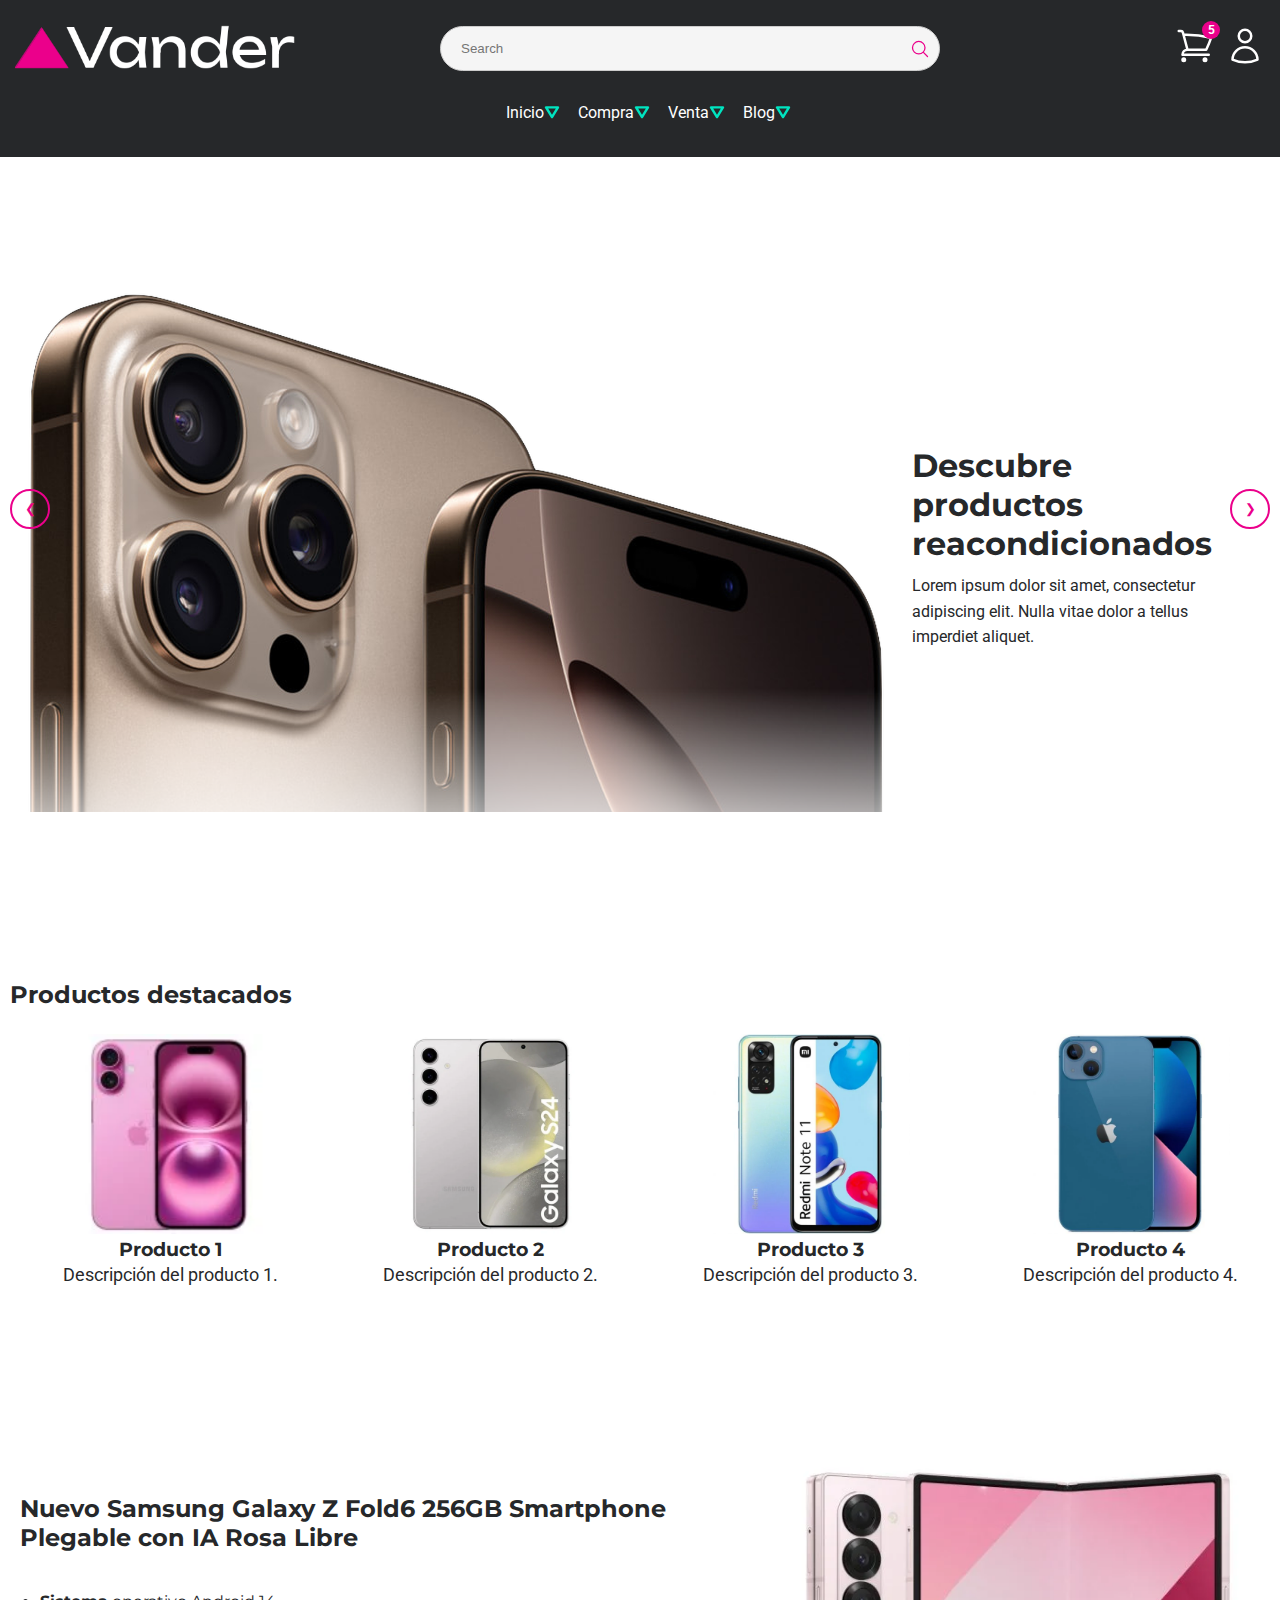
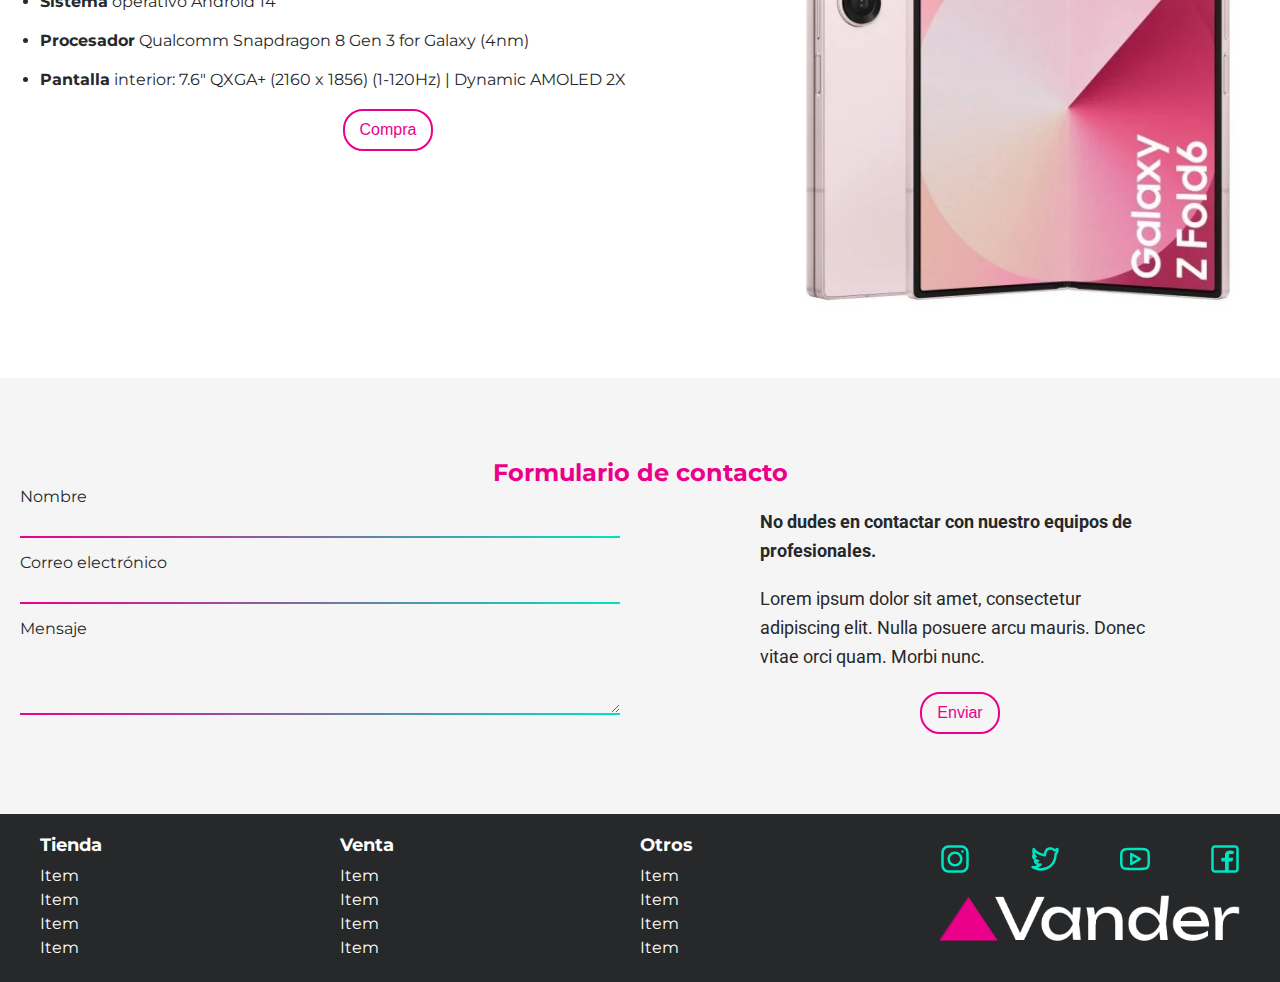
<file: index.html>
<!DOCTYPE html>
<html lang="es">

<head>
    <meta charset="UTF-8">
    <meta name="viewport" content="width=device-width, initial-scale=1.0">
    <title>Vander</title>
    <link rel="stylesheet" href="css/styles.css">
    <link
        href="https://fonts.googleapis.com/css2?family=Montserrat:wght@400;600&family=Roboto:wght@400;700&display=swap"
        rel="stylesheet">
    <link rel="apple-touch-icon" sizes="180x180" href="img/apple-touch-icon.png">
    <link rel="icon" type="image/png" sizes="32x32" href="img/favicon-32x32.png">
    <link rel="icon" type="image/png" sizes="16x16" href="img/favicon-16x16.png">
    <script src="js/slider.js" defer></script>
</head>

<body>

    <header>
        <div id="topHeader">
            <div class="logo"><img src="img/vanderWhiteLogo.png" alt="Logo Vander"></div>
            <div class="search-bar tabletHidden">
                <input type="text" placeholder="Search">
                <svg class="search-icon" xmlns="http://www.w3.org/2000/svg" fill="none" viewBox="0 0 24 24"
                    stroke-width="1.5" stroke="currentColor" class="size-6">
                    <path stroke-linecap="round" stroke-linejoin="round"
                        d="m21 21-5.197-5.197m0 0A7.5 7.5 0 1 0 5.196 5.196a7.5 7.5 0 0 0 10.607 10.607Z" />
                </svg>

            </div>
            <div class="icons">
                <a href="#cart"><svg xmlns="http://www.w3.org/2000/svg" fill="none" viewBox="0 0 24 24"
                        stroke-width="1.5" stroke="currentColor" class="size-6">
                        <path stroke-linecap="round" stroke-linejoin="round"
                            d="M2.25 3h1.386c.51 0 .955.343 1.087.835l.383 1.437M7.5 14.25a3 3 0 0 0-3 3h15.75m-12.75-3h11.218c1.121-2.3 2.1-4.684 2.924-7.138a60.114 60.114 0 0 0-16.536-1.84M7.5 14.25 5.106 5.272M6 20.25a.75.75 0 1 1-1.5 0 .75.75 0 0 1 1.5 0Zm12.75 0a.75.75 0 1 1-1.5 0 .75.75 0 0 1 1.5 0Z" />
                    </svg>
                    <div class="cart-badge">5</div>

                </a>
                <a class="user"><svg xmlns="http://www.w3.org/2000/svg" fill="none" viewBox="0 0 24 24"
                        stroke-width="1.5" stroke="currentColor" class="size-6">
                        <path stroke-linecap="round" stroke-linejoin="round"
                            d="M15.75 6a3.75 3.75 0 1 1-7.5 0 3.75 3.75 0 0 1 7.5 0ZM4.501 20.118a7.5 7.5 0 0 1 14.998 0A17.933 17.933 0 0 1 12 21.75c-2.676 0-5.216-.584-7.499-1.632Z" />
                    </svg>
                </a>
            </div>
        </div>
        <div id="middleHeader" class="desktopHidden">
            <div class="search-bar">
                <input type="text" placeholder="Search">
                <svg class="search-icon" xmlns="http://www.w3.org/2000/svg" fill="none" viewBox="0 0 24 24"
                    stroke-width="1.5" stroke="currentColor" class="size-6">
                    <path stroke-linecap="round" stroke-linejoin="round"
                        d="m21 21-5.197-5.197m0 0A7.5 7.5 0 1 0 5.196 5.196a7.5 7.5 0 0 0 10.607 10.607Z" />
                </svg>

            </div>
        </div>
        <div id="bottomHeader">
            <nav>
                <ul>
                    <li><a href="index.html">Inicio</a>
                        <ul>
                            <li>Submenú 1-1</li>
                            <li>Submenú 1-2</li>
                            <li>Submenú 1-3</li>
                        </ul>
                        <svg width="64px" height="64px" viewBox="0 0 20 20" fill="none"
                            xmlns="http://www.w3.org/2000/svg">
                            <g id="SVGRepo_bgCarrier" stroke-width="0"></g>
                            <g id="SVGRepo_tracerCarrier" stroke-linecap="round" stroke-linejoin="round"></g>
                            <g id="SVGRepo_iconCarrier">
                                <path fill-rule="evenodd" clip-rule="evenodd"
                                    d="M4.15202 7.53L9.15202 15.53C9.54369 16.1567 10.4563 16.1567 10.848 15.53L15.848 7.53C16.2643 6.86395 15.7855 6 15 6L5.00002 6C4.21458 6 3.73574 6.86395 4.15202 7.53ZM13.1958 8L10 13.1132L6.80427 8H13.1958Z"
                                    fill=""></path>
                            </g>
                        </svg>

                    </li>

                    <li><a href="shop.html">Compra</a>
                        <ul>
                            <li>Submenú 2-1</li>
                            <li>Submenú 2-2</li>
                            <li>Submenú 2-3</li>
                        </ul>
                        <svg width="64px" height="64px" viewBox="0 0 20 20" fill="none"
                            xmlns="http://www.w3.org/2000/svg">
                            <g id="SVGRepo_bgCarrier" stroke-width="0"></g>
                            <g id="SVGRepo_tracerCarrier" stroke-linecap="round" stroke-linejoin="round"></g>
                            <g id="SVGRepo_iconCarrier">
                                <path fill-rule="evenodd" clip-rule="evenodd"
                                    d="M4.15202 7.53L9.15202 15.53C9.54369 16.1567 10.4563 16.1567 10.848 15.53L15.848 7.53C16.2643 6.86395 15.7855 6 15 6L5.00002 6C4.21458 6 3.73574 6.86395 4.15202 7.53ZM13.1958 8L10 13.1132L6.80427 8H13.1958Z"
                                    fill=""></path>
                            </g>
                        </svg>

                    </li>
                    <li>Venta
                        <ul>
                            <li>Submenú 3-1</li>
                            <li>Submenú 3-2</li>
                            <li>Submenú 3-3</li>
                        </ul>
                        <svg width="64px" height="64px" viewBox="0 0 20 20" fill="none"
                            xmlns="http://www.w3.org/2000/svg">
                            <g id="SVGRepo_bgCarrier" stroke-width="0"></g>
                            <g id="SVGRepo_tracerCarrier" stroke-linecap="round" stroke-linejoin="round"></g>
                            <g id="SVGRepo_iconCarrier">
                                <path fill-rule="evenodd" clip-rule="evenodd"
                                    d="M4.15202 7.53L9.15202 15.53C9.54369 16.1567 10.4563 16.1567 10.848 15.53L15.848 7.53C16.2643 6.86395 15.7855 6 15 6L5.00002 6C4.21458 6 3.73574 6.86395 4.15202 7.53ZM13.1958 8L10 13.1132L6.80427 8H13.1958Z"
                                    fill=""></path>
                            </g>
                        </svg>

                    </li>
                    <li>Blog
                        <ul>
                            <li>Submenú 4-1</li>
                            <li>Submenú 4-2</li>
                            <li>Submenú 4-3</li>
                        </ul>
                        <svg width="64px" height="64px" viewBox="0 0 20 20" fill="none"
                            xmlns="http://www.w3.org/2000/svg">
                            <g id="SVGRepo_bgCarrier" stroke-width="0"></g>
                            <g id="SVGRepo_tracerCarrier" stroke-linecap="round" stroke-linejoin="round"></g>
                            <g id="SVGRepo_iconCarrier">
                                <path fill-rule="evenodd" clip-rule="evenodd"
                                    d="M4.15202 7.53L9.15202 15.53C9.54369 16.1567 10.4563 16.1567 10.848 15.53L15.848 7.53C16.2643 6.86395 15.7855 6 15 6L5.00002 6C4.21458 6 3.73574 6.86395 4.15202 7.53ZM13.1958 8L10 13.1132L6.80427 8H13.1958Z"
                                    fill=""></path>
                            </g>
                        </svg>

                    </li>
                </ul>
            </nav>
        </div>

    </header>
    <main>
        <section class="slider">
            <div class="slider-container">
                <div class="slide slide1">
                    <div class="slider-content">
                        <img src="img/iphone-16-pro-desert-roundup-header-1.webp" alt="iPhone 14 Pro">
                        <div class="text-content tabletHidden">
                            <h2>Descubre productos reacondicionados</h2>
                            <p>Lorem ipsum dolor sit amet, consectetur adipiscing elit. Nulla vitae dolor a tellus
                                imperdiet aliquet.</p>
                        </div>
                    </div>
                </div>
                <div class="slide slide2">
                    <div class="slider-content">
                        <img src="img/galaxy-s24-highlights-color-carousel-exclusive.jpg" alt="iPhone 14 Pro">
                        <div class="text-content tabletHidden">
                            <h2>Descubre productos reacondicionados</h2>
                            <p>Lorem ipsum dolor sit amet, consectetur adipiscing elit. Nulla vitae dolor a tellus
                                imperdiet aliquet.</p>
                        </div>
                    </div>
                </div>
                <div class="slide slide3">
                    <div class="slider-content">
                        <img src="img/ear-a-desktop_1592x.webp" alt="iPhone 14 Pro">
                        <div class="text-content tabletHidden">
                            <h2>Descubre productos reacondicionados</h2>
                            <p>Lorem ipsum dolor sit amet, consectetur adipiscing elit. Nulla vitae dolor a tellus
                                imperdiet aliquet.</p>
                        </div>
                    </div>
                </div>
            </div>
            <button class="prev" onclick="changeSlide(-1)">&#10094;</button>
            <button class="next" onclick="changeSlide(1)">&#10095;</button>
        </section>
        <section class="mainProducts">
            <h2>Productos destacados</h2>
            <div class="productContainer">
                <div class="product">
                    <div class="imgContainer">
                        <img src="img/1373-apple-iphone-16-256gb-rosa-caracteristicas.webp" alt="Product 1">
                    </div>
                    <div class="productInfo">
                        <h3>Producto 1</h3>
                        <p>Descripción del producto 1.</p>
                    </div>
                </div>
                <div class="product">
                    <div class="imgContainer">
                        <img src="img/1197-samsung-s24-5g-8-128gb-gris-marmol-libre.webp" alt="Product 2">
                    </div>
                    <div class="productInfo">
                        <h3>Producto 2</h3>
                        <p>Descripción del producto 2.</p>
                    </div>
                </div>
                <div class="product">
                    <div class="imgContainer">
                        <img src="img/1746-xiaomi-redmi-note-11-4-128gb-azul-estelar-libre.webp" alt="Product 3">
                    </div>
                    <div class="productInfo">
                        <h3>Producto 3</h3>
                        <p>Descripción del producto 3.</p>
                    </div>
                </div>
                <div class="product">
                    <div class="imgContainer">
                        <img src="img/1752-apple-iphone-13-128gb-azul-libre.webp" alt="Product 4">
                    </div>
                    <div class="productInfo">
                        <h3>Producto 4</h3>
                        <p>Descripción del producto 4.</p>
                    </div>
                </div>
            </div>

        </section>
        <section class="newProduct">
            <div class="info">
                <h2>Nuevo Samsung Galaxy Z Fold6 256GB Smartphone Plegable con IA Rosa Libre</h2>
                <ul>
                    <li><strong>Sistema</strong> operativo Android 14</li>
                    <li><strong>Procesador</strong> Qualcomm Snapdragon 8 Gen 3 for Galaxy (4nm)</li>
                    <li><strong>Pantalla</strong> interior: 7.6" QXGA+ (2160 x 1856) (1-120Hz) | Dynamic AMOLED 2X</li>
                </ul>
                <button class="transparent">Compra</button>
            </div>
            <div class="imgContainer">
                <img src="img/1765-samsung-galaxy-z-fold6-256gb-smartphone-plegable-con-ia-rosa-libre.webp" alt="samsung-galaxy">
            </div>
        </section>
        <section class="contact">
            <div class="contact-section">
                <h2 class="section-title">Formulario de contacto</h2>
                <div class="contact-container">
                    <form class="contact-form">
                        <label for="nombre">Nombre</label>
                        <input type="text" id="nombre" name="nombre">
            
                        <label for="correo">Correo electrónico</label>
                        <input type="email" id="correo" name="correo">
            
                        <label for="mensaje">Mensaje</label>
                        <textarea id="mensaje" name="mensaje" rows="4"></textarea>
                    </form>
            
                    <div class="contact-info">
                        <p class="info-title">No dudes en contactar con nuestro equipos de profesionales.</p>
                        <p>Lorem ipsum dolor sit amet, consectetur adipiscing elit. Nulla posuere arcu mauris. Donec vitae orci quam. Morbi nunc.</p>
                        <button class="transparent">Enviar</button>
                    </div>
                </div>
            </div>
        </section>
        
        
    </main>
    <footer>
        <div class="footerWrapper">
            <div class="footer-section">
                <h3>Tienda</h3>
                <ul>
                    <li>Item</li>
                    <li>Item</li>
                    <li>Item</li>
                    <li>Item</li>
                </ul>
            </div>
            <div class="footer-section">
                <h3>Venta</h3>
                <ul>
                    <li>Item</li>
                    <li>Item</li>
                    <li>Item</li>
                    <li>Item</li>
                </ul>
            </div>
            <div class="footer-section">
                <h3>Otros</h3>
                <ul>
                    <li>Item</li>
                    <li>Item</li>
                    <li>Item</li>
                    <li>Item</li>
                </ul>
            </div>
            <div class="footerIcons">
                <div class="social-media">
                    <svg viewBox="0 0 24 24" fill="none" xmlns="http://www.w3.org/2000/svg"><g id="SVGRepo_bgCarrier" stroke-width="0"></g><g id="SVGRepo_tracerCarrier" stroke-linecap="round" stroke-linejoin="round"></g><g id="SVGRepo_iconCarrier"> <path fill-rule="evenodd" clip-rule="evenodd" d="M12 18C15.3137 18 18 15.3137 18 12C18 8.68629 15.3137 6 12 6C8.68629 6 6 8.68629 6 12C6 15.3137 8.68629 18 12 18ZM12 16C14.2091 16 16 14.2091 16 12C16 9.79086 14.2091 8 12 8C9.79086 8 8 9.79086 8 12C8 14.2091 9.79086 16 12 16Z" fill="#00E4C0"></path> <path d="M18 5C17.4477 5 17 5.44772 17 6C17 6.55228 17.4477 7 18 7C18.5523 7 19 6.55228 19 6C19 5.44772 18.5523 5 18 5Z" fill="#00E4C0"></path> <path fill-rule="evenodd" clip-rule="evenodd" d="M1.65396 4.27606C1 5.55953 1 7.23969 1 10.6V13.4C1 16.7603 1 18.4405 1.65396 19.7239C2.2292 20.8529 3.14708 21.7708 4.27606 22.346C5.55953 23 7.23969 23 10.6 23H13.4C16.7603 23 18.4405 23 19.7239 22.346C20.8529 21.7708 21.7708 20.8529 22.346 19.7239C23 18.4405 23 16.7603 23 13.4V10.6C23 7.23969 23 5.55953 22.346 4.27606C21.7708 3.14708 20.8529 2.2292 19.7239 1.65396C18.4405 1 16.7603 1 13.4 1H10.6C7.23969 1 5.55953 1 4.27606 1.65396C3.14708 2.2292 2.2292 3.14708 1.65396 4.27606ZM13.4 3H10.6C8.88684 3 7.72225 3.00156 6.82208 3.0751C5.94524 3.14674 5.49684 3.27659 5.18404 3.43597C4.43139 3.81947 3.81947 4.43139 3.43597 5.18404C3.27659 5.49684 3.14674 5.94524 3.0751 6.82208C3.00156 7.72225 3 8.88684 3 10.6V13.4C3 15.1132 3.00156 16.2777 3.0751 17.1779C3.14674 18.0548 3.27659 18.5032 3.43597 18.816C3.81947 19.5686 4.43139 20.1805 5.18404 20.564C5.49684 20.7234 5.94524 20.8533 6.82208 20.9249C7.72225 20.9984 8.88684 21 10.6 21H13.4C15.1132 21 16.2777 20.9984 17.1779 20.9249C18.0548 20.8533 18.5032 20.7234 18.816 20.564C19.5686 20.1805 20.1805 19.5686 20.564 18.816C20.7234 18.5032 20.8533 18.0548 20.9249 17.1779C20.9984 16.2777 21 15.1132 21 13.4V10.6C21 8.88684 20.9984 7.72225 20.9249 6.82208C20.8533 5.94524 20.7234 5.49684 20.564 5.18404C20.1805 4.43139 19.5686 3.81947 18.816 3.43597C18.5032 3.27659 18.0548 3.14674 17.1779 3.0751C16.2777 3.00156 15.1132 3 13.4 3Z" fill="#00E4C0"></path> </g></svg>
                    <svg viewBox="0 0 24 24" fill="none" xmlns="http://www.w3.org/2000/svg"><g id="SVGRepo_bgCarrier" stroke-width="0"></g><g id="SVGRepo_tracerCarrier" stroke-linecap="round" stroke-linejoin="round"></g><g id="SVGRepo_iconCarrier"> <path fill-rule="evenodd" clip-rule="evenodd" d="M19.7828 3.91825C20.1313 3.83565 20.3743 3.75444 20.5734 3.66915C20.8524 3.54961 21.0837 3.40641 21.4492 3.16524C21.7563 2.96255 22.1499 2.9449 22.4739 3.11928C22.7979 3.29366 23 3.6319 23 3.99986C23 5.08079 22.8653 5.96673 22.5535 6.7464C22.2911 7.40221 21.9225 7.93487 21.4816 8.41968C21.2954 11.7828 20.3219 14.4239 18.8336 16.4248C17.291 18.4987 15.2386 19.8268 13.0751 20.5706C10.9179 21.3121 8.63863 21.4778 6.5967 21.2267C4.56816 20.9773 2.69304 20.3057 1.38605 19.2892C1.02813 19.0108 0.902313 18.5264 1.07951 18.109C1.25671 17.6916 1.69256 17.4457 2.14144 17.5099C3.42741 17.6936 4.6653 17.4012 5.6832 16.9832C5.48282 16.8742 5.29389 16.7562 5.11828 16.6346C4.19075 15.9925 3.4424 15.1208 3.10557 14.4471C2.96618 14.1684 2.96474 13.8405 3.10168 13.5606C3.17232 13.4161 3.27562 13.293 3.40104 13.1991C2.04677 12.0814 1.49999 10.5355 1.49999 9.49986C1.49999 9.19192 1.64187 8.90115 1.88459 8.71165C1.98665 8.63197 2.10175 8.57392 2.22308 8.53896C2.12174 8.24222 2.0431 7.94241 1.98316 7.65216C1.71739 6.3653 1.74098 4.91284 2.02985 3.75733C2.1287 3.36191 2.45764 3.06606 2.86129 3.00952C3.26493 2.95299 3.6625 3.14709 3.86618 3.50014C4.94369 5.36782 6.93116 6.50943 8.78086 7.18568C9.6505 7.50362 10.4559 7.70622 11.0596 7.83078C11.1899 6.61019 11.5307 5.6036 12.0538 4.80411C12.7439 3.74932 13.7064 3.12525 14.74 2.84698C16.5227 2.36708 18.5008 2.91382 19.7828 3.91825ZM10.7484 9.80845C10.0633 9.67087 9.12171 9.43976 8.09412 9.06408C6.7369 8.56789 5.16088 7.79418 3.84072 6.59571C3.86435 6.81625 3.89789 7.03492 3.94183 7.24766C4.16308 8.31899 4.5742 8.91899 4.94721 9.10549C5.40342 9.3336 5.61484 9.8685 5.43787 10.3469C5.19827 10.9946 4.56809 11.0477 3.99551 10.9046C4.45603 11.595 5.28377 12.2834 6.66439 12.5135C7.14057 12.5929 7.49208 13.0011 7.49986 13.4838C7.50765 13.9665 7.16949 14.3858 6.69611 14.4805L5.82565 14.6546C5.95881 14.7703 6.103 14.8838 6.2567 14.9902C6.95362 15.4727 7.65336 15.6808 8.25746 15.5298C8.70991 15.4167 9.18047 15.6313 9.39163 16.0472C9.60278 16.463 9.49846 16.9696 9.14018 17.2681C8.49626 17.8041 7.74425 18.2342 6.99057 18.5911C6.63675 18.7587 6.24134 18.9241 5.8119 19.0697C6.14218 19.1402 6.48586 19.198 6.84078 19.2417C8.61136 19.4594 10.5821 19.3126 12.4249 18.6792C14.2614 18.0479 15.9589 16.9385 17.2289 15.2312C18.497 13.5262 19.382 11.1667 19.5007 7.96291C19.51 7.71067 19.6144 7.47129 19.7929 7.29281C20.2425 6.84316 20.6141 6.32777 20.7969 5.7143C20.477 5.81403 20.1168 5.90035 19.6878 5.98237C19.3623 6.04459 19.0272 5.94156 18.7929 5.70727C18.0284 4.94274 16.5164 4.43998 15.2599 4.77822C14.6686 4.93741 14.1311 5.28203 13.7274 5.89906C13.3153 6.52904 13 7.51045 13 8.9999C13 9.28288 12.8801 9.5526 12.6701 9.74221C12.1721 10.1917 11.334 9.92603 10.7484 9.80845Z" fill="#00E4C0"></path> </g></svg>
                    <svg viewBox="0 0 24 24" fill="none" xmlns="http://www.w3.org/2000/svg"><g id="SVGRepo_bgCarrier" stroke-width="0"></g><g id="SVGRepo_tracerCarrier" stroke-linecap="round" stroke-linejoin="round"></g><g id="SVGRepo_iconCarrier"> <path fill-rule="evenodd" clip-rule="evenodd" d="M9.49614 7.13176C9.18664 6.9549 8.80639 6.95617 8.49807 7.13509C8.18976 7.31401 8 7.64353 8 8V16C8 16.3565 8.18976 16.686 8.49807 16.8649C8.80639 17.0438 9.18664 17.0451 9.49614 16.8682L16.4961 12.8682C16.8077 12.6902 17 12.3589 17 12C17 11.6411 16.8077 11.3098 16.4961 11.1318L9.49614 7.13176ZM13.9844 12L10 14.2768V9.72318L13.9844 12Z" fill="#00E4C0"></path> <path fill-rule="evenodd" clip-rule="evenodd" d="M0 12C0 8.25027 0 6.3754 0.954915 5.06107C1.26331 4.6366 1.6366 4.26331 2.06107 3.95491C3.3754 3 5.25027 3 9 3H15C18.7497 3 20.6246 3 21.9389 3.95491C22.3634 4.26331 22.7367 4.6366 23.0451 5.06107C24 6.3754 24 8.25027 24 12C24 15.7497 24 17.6246 23.0451 18.9389C22.7367 19.3634 22.3634 19.7367 21.9389 20.0451C20.6246 21 18.7497 21 15 21H9C5.25027 21 3.3754 21 2.06107 20.0451C1.6366 19.7367 1.26331 19.3634 0.954915 18.9389C0 17.6246 0 15.7497 0 12ZM9 5H15C16.9194 5 18.1983 5.00275 19.1673 5.10773C20.0989 5.20866 20.504 5.38448 20.7634 5.57295C21.018 5.75799 21.242 5.98196 21.4271 6.23664C21.6155 6.49605 21.7913 6.90113 21.8923 7.83269C21.9973 8.80167 22 10.0806 22 12C22 13.9194 21.9973 15.1983 21.8923 16.1673C21.7913 17.0989 21.6155 17.504 21.4271 17.7634C21.242 18.018 21.018 18.242 20.7634 18.4271C20.504 18.6155 20.0989 18.7913 19.1673 18.8923C18.1983 18.9973 16.9194 19 15 19H9C7.08058 19 5.80167 18.9973 4.83269 18.8923C3.90113 18.7913 3.49605 18.6155 3.23664 18.4271C2.98196 18.242 2.75799 18.018 2.57295 17.7634C2.38448 17.504 2.20866 17.0989 2.10773 16.1673C2.00275 15.1983 2 13.9194 2 12C2 10.0806 2.00275 8.80167 2.10773 7.83269C2.20866 6.90113 2.38448 6.49605 2.57295 6.23664C2.75799 5.98196 2.98196 5.75799 3.23664 5.57295C3.49605 5.38448 3.90113 5.20866 4.83269 5.10773C5.80167 5.00275 7.08058 5 9 5Z" fill="#00E4C0"></path> </g></svg>
                    <svg viewBox="0 0 24 24" fill="none" xmlns="http://www.w3.org/2000/svg"><g id="SVGRepo_bgCarrier" stroke-width="0"></g><g id="SVGRepo_tracerCarrier" stroke-linecap="round" stroke-linejoin="round"></g><g id="SVGRepo_iconCarrier"> <path fill-rule="evenodd" clip-rule="evenodd" d="M20 1C21.6569 1 23 2.34315 23 4V20C23 21.6569 21.6569 23 20 23H4C2.34315 23 1 21.6569 1 20V4C1 2.34315 2.34315 1 4 1H20ZM20 3C20.5523 3 21 3.44772 21 4V20C21 20.5523 20.5523 21 20 21H15V13.9999H17.0762C17.5066 13.9999 17.8887 13.7245 18.0249 13.3161L18.4679 11.9871C18.6298 11.5014 18.2683 10.9999 17.7564 10.9999H15V8.99992C15 8.49992 15.5 7.99992 16 7.99992H18C18.5523 7.99992 19 7.5522 19 6.99992V6.31393C19 5.99091 18.7937 5.7013 18.4813 5.61887C17.1705 5.27295 16 5.27295 16 5.27295C13.5 5.27295 12 6.99992 12 8.49992V10.9999H10C9.44772 10.9999 9 11.4476 9 11.9999V12.9999C9 13.5522 9.44771 13.9999 10 13.9999H12V21H4C3.44772 21 3 20.5523 3 20V4C3 3.44772 3.44772 3 4 3H20Z" fill="#00E4C0"></path> </g></svg>

                </div>
                <div class="logoFooter">
                    <img src="img/vanderWhiteLogo.png" alt="">
                </div>
            </div>
        </div>
    </footer>

    

</body>

</html>
</file>
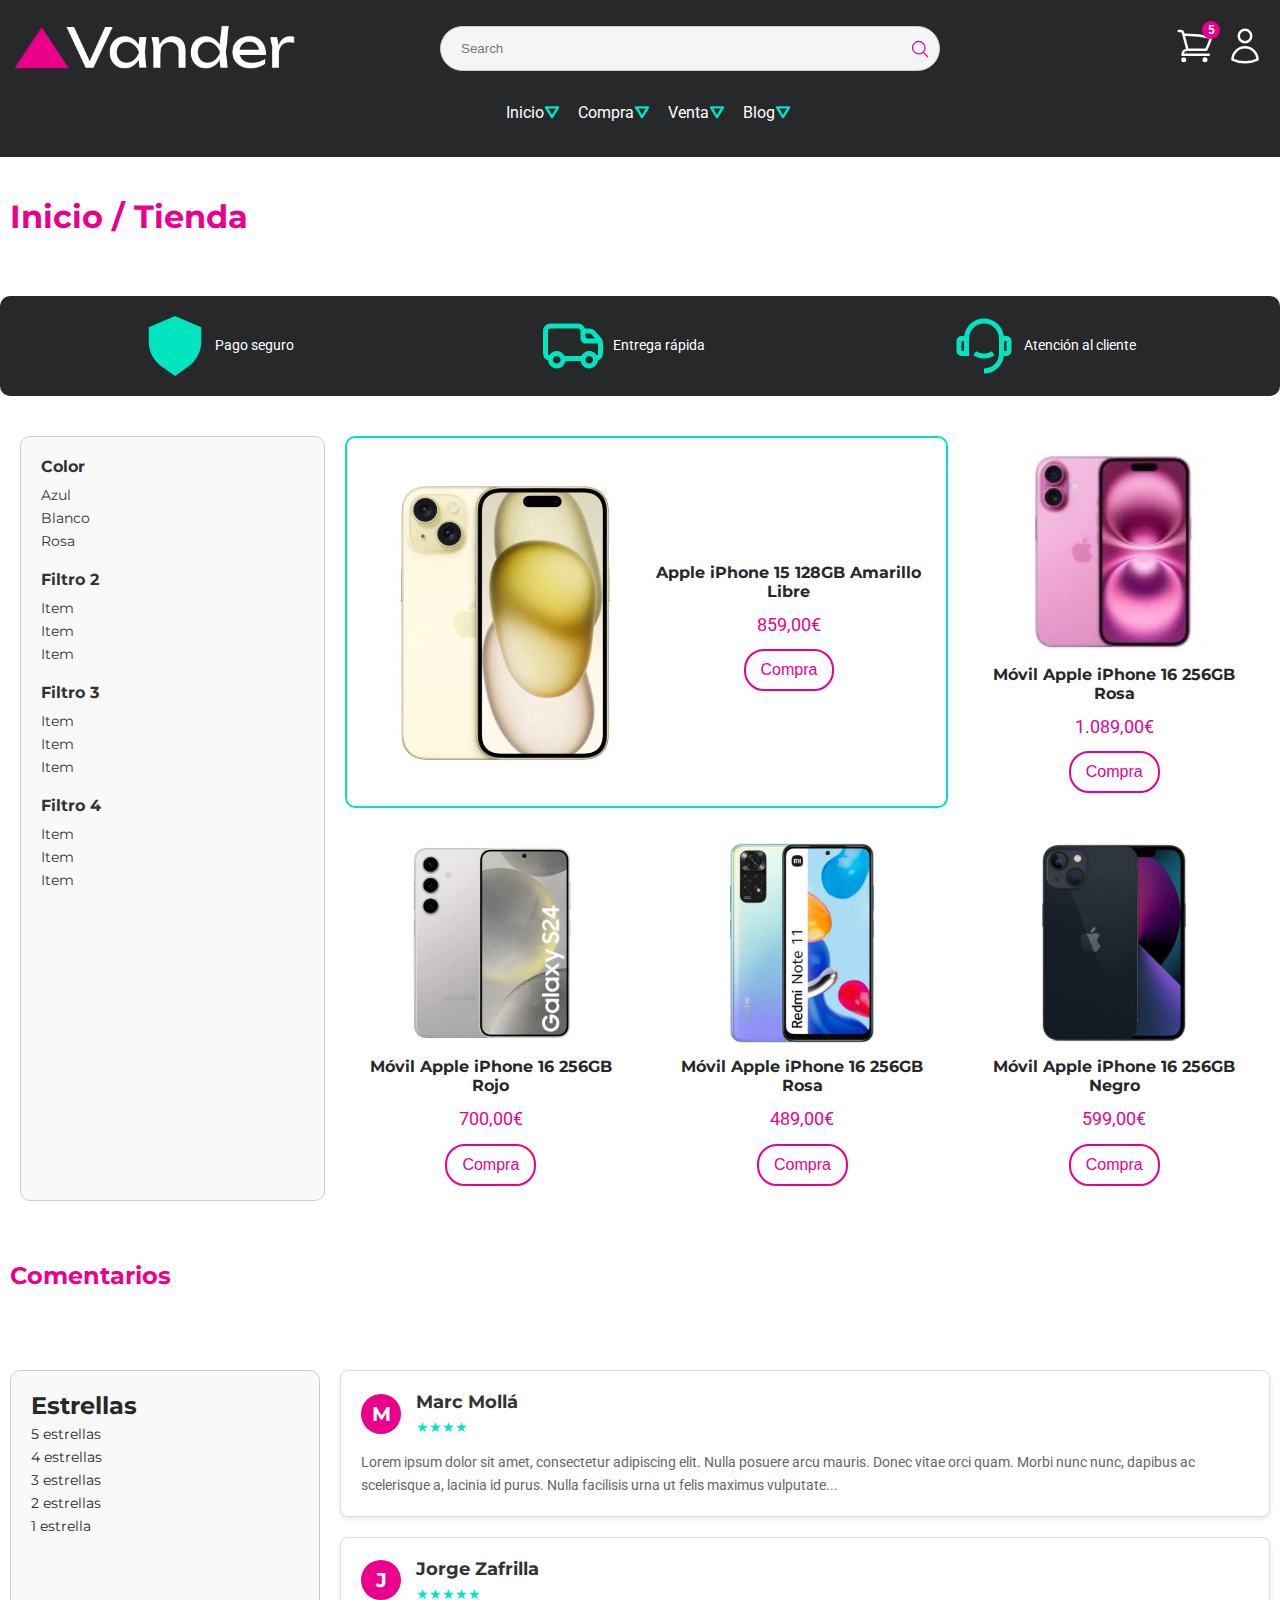
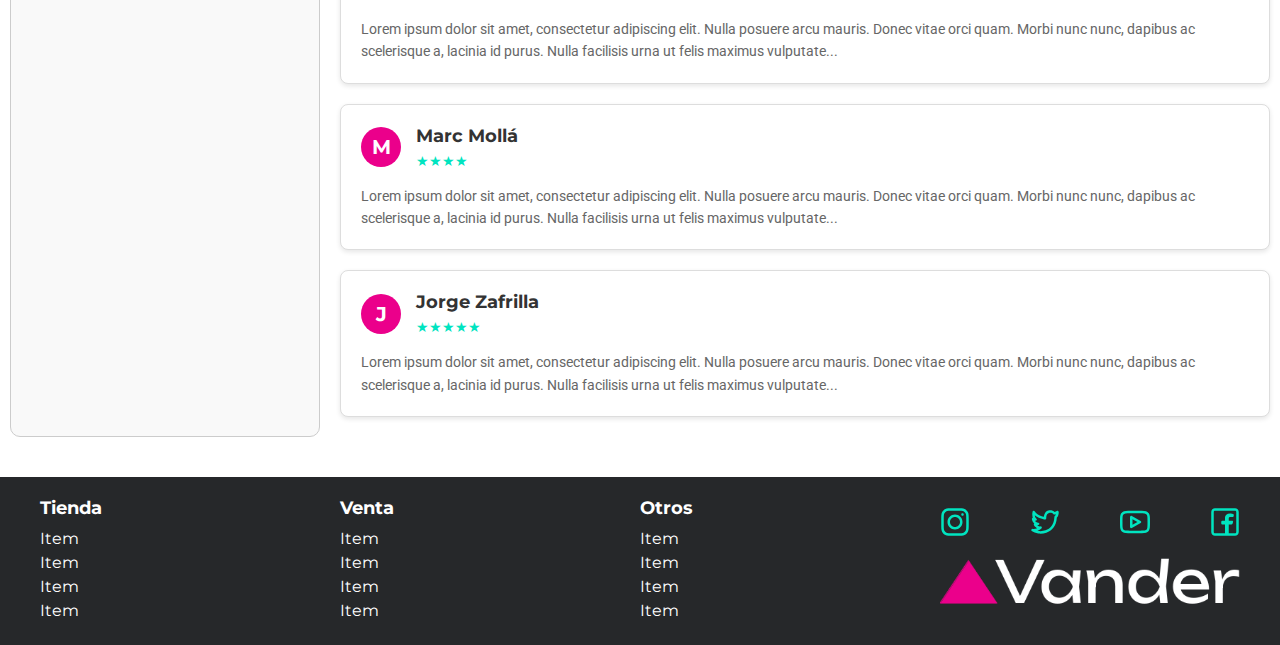
<file: shop.html>
<!DOCTYPE html>
<html lang="es">

<head>
    <meta charset="UTF-8">
    <meta name="viewport" content="width=device-width, initial-scale=1.0">
    <title>Vander</title>
    <link rel="stylesheet" href="css/styles.css">
    <link
        href="https://fonts.googleapis.com/css2?family=Montserrat:wght@400;600&family=Roboto:wght@400;700&display=swap"
        rel="stylesheet">
    <link rel="apple-touch-icon" sizes="180x180" href="img/apple-touch-icon.png">
    <link rel="icon" type="image/png" sizes="32x32" href="img/favicon-32x32.png">
    <link rel="icon" type="image/png" sizes="16x16" href="img/favicon-16x16.png">
    <script src="js/slider.js" defer></script>
</head>

<body>

    <header>
        <div id="topHeader">
            <div class="logo"><img src="img/vanderWhiteLogo.png" alt="Logo Vander"></div>
            <div class="search-bar tabletHidden">
                <input type="text" placeholder="Search">
                <svg class="search-icon" xmlns="http://www.w3.org/2000/svg" fill="none" viewBox="0 0 24 24"
                    stroke-width="1.5" stroke="currentColor" class="size-6">
                    <path stroke-linecap="round" stroke-linejoin="round"
                        d="m21 21-5.197-5.197m0 0A7.5 7.5 0 1 0 5.196 5.196a7.5 7.5 0 0 0 10.607 10.607Z" />
                </svg>

            </div>
            <div class="icons">
                <a href="#cart"><svg xmlns="http://www.w3.org/2000/svg" fill="none" viewBox="0 0 24 24"
                        stroke-width="1.5" stroke="currentColor" class="size-6">
                        <path stroke-linecap="round" stroke-linejoin="round"
                            d="M2.25 3h1.386c.51 0 .955.343 1.087.835l.383 1.437M7.5 14.25a3 3 0 0 0-3 3h15.75m-12.75-3h11.218c1.121-2.3 2.1-4.684 2.924-7.138a60.114 60.114 0 0 0-16.536-1.84M7.5 14.25 5.106 5.272M6 20.25a.75.75 0 1 1-1.5 0 .75.75 0 0 1 1.5 0Zm12.75 0a.75.75 0 1 1-1.5 0 .75.75 0 0 1 1.5 0Z" />
                    </svg>
                    <div class="cart-badge">5</div>

                </a>
                <a class="user"><svg xmlns="http://www.w3.org/2000/svg" fill="none" viewBox="0 0 24 24"
                        stroke-width="1.5" stroke="currentColor" class="size-6">
                        <path stroke-linecap="round" stroke-linejoin="round"
                            d="M15.75 6a3.75 3.75 0 1 1-7.5 0 3.75 3.75 0 0 1 7.5 0ZM4.501 20.118a7.5 7.5 0 0 1 14.998 0A17.933 17.933 0 0 1 12 21.75c-2.676 0-5.216-.584-7.499-1.632Z" />
                    </svg>
                </a>
            </div>
        </div>
        <div id="middleHeader" class="desktopHidden">
            <div class="search-bar">
                <input type="text" placeholder="Search">
                <svg class="search-icon" xmlns="http://www.w3.org/2000/svg" fill="none" viewBox="0 0 24 24"
                    stroke-width="1.5" stroke="currentColor" class="size-6">
                    <path stroke-linecap="round" stroke-linejoin="round"
                        d="m21 21-5.197-5.197m0 0A7.5 7.5 0 1 0 5.196 5.196a7.5 7.5 0 0 0 10.607 10.607Z" />
                </svg>

            </div>
        </div>
        <div id="bottomHeader">
            <nav>
                <ul>
                    <li><a href="index.html">Inicio</a>
                        <ul>
                            <li>Submenú 1-1</li>
                            <li>Submenú 1-2</li>
                            <li>Submenú 1-3</li>
                        </ul>
                        <svg width="64px" height="64px" viewBox="0 0 20 20" fill="none"
                            xmlns="http://www.w3.org/2000/svg">
                            <g id="SVGRepo_bgCarrier" stroke-width="0"></g>
                            <g id="SVGRepo_tracerCarrier" stroke-linecap="round" stroke-linejoin="round"></g>
                            <g id="SVGRepo_iconCarrier">
                                <path fill-rule="evenodd" clip-rule="evenodd"
                                    d="M4.15202 7.53L9.15202 15.53C9.54369 16.1567 10.4563 16.1567 10.848 15.53L15.848 7.53C16.2643 6.86395 15.7855 6 15 6L5.00002 6C4.21458 6 3.73574 6.86395 4.15202 7.53ZM13.1958 8L10 13.1132L6.80427 8H13.1958Z"
                                    fill=""></path>
                            </g>
                        </svg>

                    </li>

                    <li><a href="shop.html">Compra</a>
                        <ul>
                            <li>Submenú 2-1</li>
                            <li>Submenú 2-2</li>
                            <li>Submenú 2-3</li>
                        </ul>
                        <svg width="64px" height="64px" viewBox="0 0 20 20" fill="none"
                            xmlns="http://www.w3.org/2000/svg">
                            <g id="SVGRepo_bgCarrier" stroke-width="0"></g>
                            <g id="SVGRepo_tracerCarrier" stroke-linecap="round" stroke-linejoin="round"></g>
                            <g id="SVGRepo_iconCarrier">
                                <path fill-rule="evenodd" clip-rule="evenodd"
                                    d="M4.15202 7.53L9.15202 15.53C9.54369 16.1567 10.4563 16.1567 10.848 15.53L15.848 7.53C16.2643 6.86395 15.7855 6 15 6L5.00002 6C4.21458 6 3.73574 6.86395 4.15202 7.53ZM13.1958 8L10 13.1132L6.80427 8H13.1958Z"
                                    fill=""></path>
                            </g>
                        </svg>

                    </li>
                    <li>Venta
                        <ul>
                            <li>Submenú 3-1</li>
                            <li>Submenú 3-2</li>
                            <li>Submenú 3-3</li>
                        </ul>
                        <svg width="64px" height="64px" viewBox="0 0 20 20" fill="none"
                            xmlns="http://www.w3.org/2000/svg">
                            <g id="SVGRepo_bgCarrier" stroke-width="0"></g>
                            <g id="SVGRepo_tracerCarrier" stroke-linecap="round" stroke-linejoin="round"></g>
                            <g id="SVGRepo_iconCarrier">
                                <path fill-rule="evenodd" clip-rule="evenodd"
                                    d="M4.15202 7.53L9.15202 15.53C9.54369 16.1567 10.4563 16.1567 10.848 15.53L15.848 7.53C16.2643 6.86395 15.7855 6 15 6L5.00002 6C4.21458 6 3.73574 6.86395 4.15202 7.53ZM13.1958 8L10 13.1132L6.80427 8H13.1958Z"
                                    fill=""></path>
                            </g>
                        </svg>

                    </li>
                    <li>Blog
                        <ul>
                            <li>Submenú 4-1</li>
                            <li>Submenú 4-2</li>
                            <li>Submenú 4-3</li>
                        </ul>
                        <svg width="64px" height="64px" viewBox="0 0 20 20" fill="none"
                            xmlns="http://www.w3.org/2000/svg">
                            <g id="SVGRepo_bgCarrier" stroke-width="0"></g>
                            <g id="SVGRepo_tracerCarrier" stroke-linecap="round" stroke-linejoin="round"></g>
                            <g id="SVGRepo_iconCarrier">
                                <path fill-rule="evenodd" clip-rule="evenodd"
                                    d="M4.15202 7.53L9.15202 15.53C9.54369 16.1567 10.4563 16.1567 10.848 15.53L15.848 7.53C16.2643 6.86395 15.7855 6 15 6L5.00002 6C4.21458 6 3.73574 6.86395 4.15202 7.53ZM13.1958 8L10 13.1132L6.80427 8H13.1958Z"
                                    fill=""></path>
                            </g>
                        </svg>

                    </li>
                </ul>
            </nav>
        </div>

    </header>
    <main>
        <section class="headerTienda">
            <h1>Inicio / Tienda</h1>
        </section>
        <section class="shopIcons">
            <div class="icon">
                <svg viewBox="0 0 16 16" fill="none" xmlns="http://www.w3.org/2000/svg"><g id="SVGRepo_bgCarrier" stroke-width="0"></g><g id="SVGRepo_tracerCarrier" stroke-linecap="round" stroke-linejoin="round"></g><g id="SVGRepo_iconCarrier"> <path d="M4.35009 13.3929L8 16L11.6499 13.3929C13.7523 11.8912 15 9.46667 15 6.88306V3L8 0L1 3V6.88306C1 9.46667 2.24773 11.8912 4.35009 13.3929Z" fill="#00E4C0"></path> </g></svg>
                <p>Pago seguro</p>
            </div>
            <div class="icon">
                <svg viewBox="0 0 24 24" fill="none" xmlns="http://www.w3.org/2000/svg"><g id="SVGRepo_bgCarrier" stroke-width="0"></g><g id="SVGRepo_tracerCarrier" stroke-linecap="round" stroke-linejoin="round"></g><g id="SVGRepo_iconCarrier"> <path fill-rule="evenodd" clip-rule="evenodd" d="M3 3C1.34315 3 0 4.34315 0 6V15C0 16.3121 0.842366 17.4275 2.01581 17.8348C2.18436 19.6108 3.67994 21 5.5 21C7.26324 21 8.72194 19.6961 8.96456 18H15.0354C15.2781 19.6961 16.7368 21 18.5 21C20.3201 21 21.8156 19.6108 21.9842 17.8348C23.1576 17.4275 24 16.3121 24 15V10.7515C24 10.0248 23.7362 9.32283 23.2577 8.77596L20.8502 6.02449C20.2805 5.37344 19.4576 5 18.5925 5H16.8293C16.4175 3.83481 15.3062 3 14 3H3ZM4 17.4361V17.5639C4.03348 18.3634 4.69224 19.0013 5.5 19.0013C6.30776 19.0013 6.96652 18.3634 7 17.5639V17.4361C6.96652 16.6366 6.30776 15.9987 5.5 15.9987C4.69224 15.9987 4.03348 16.6366 4 17.4361ZM5.5 14C6.8962 14 8.10145 14.8175 8.66318 16H15.3368C15.8985 14.8175 17.1038 14 18.5 14C19.8245 14 20.9771 14.7357 21.5716 15.8207C21.8306 15.64 22 15.3398 22 15V11H17C15.8954 11 15 10.1046 15 9V6C15 5.44772 14.5523 5 14 5H3C2.44772 5 2 5.44772 2 6V15C2 15.3398 2.16945 15.64 2.42845 15.8207C3.02292 14.7357 4.17555 14 5.5 14ZM17 7V8C17 8.55229 17.4477 9 18 9H20.7962L19.345 7.34149C19.1552 7.12448 18.8808 7 18.5925 7H17ZM17 17.4361V17.5639C17.0335 18.3634 17.6922 19.0013 18.5 19.0013C19.3078 19.0013 19.9665 18.3634 20 17.5639V17.4361C19.9665 16.6366 19.3078 15.9987 18.5 15.9987C17.6922 15.9987 17.0335 16.6366 17 17.4361Z" fill="#00E4C0"></path> </g></svg>
                <p>Entrega rápida</p>
            </div>
            <div class="icon">
                <svg viewBox="0 0 24 24" xmlns="http://www.w3.org/2000/svg" fill="#00E4C0"><g id="SVGRepo_bgCarrier" stroke-width="0"></g><g id="SVGRepo_tracerCarrier" stroke-linecap="round" stroke-linejoin="round"></g><g id="SVGRepo_iconCarrier"> <g> <path fill="none" d="M0 0h24v24H0z"></path> <path d="M19.938 8H21a2 2 0 0 1 2 2v4a2 2 0 0 1-2 2h-1.062A8.001 8.001 0 0 1 12 23v-2a6 6 0 0 0 6-6V9A6 6 0 1 0 6 9v7H3a2 2 0 0 1-2-2v-4a2 2 0 0 1 2-2h1.062a8.001 8.001 0 0 1 15.876 0zM3 10v4h1v-4H3zm17 0v4h1v-4h-1zM7.76 15.785l1.06-1.696A5.972 5.972 0 0 0 12 15a5.972 5.972 0 0 0 3.18-.911l1.06 1.696A7.963 7.963 0 0 1 12 17a7.963 7.963 0 0 1-4.24-1.215z"></path> </g> </g></svg>
                <p>Atención al cliente</p>
            </div>
        </section>

        <section class="product-layout">
            <aside class="filters mobileHidden">
                <h3>Color</h3>
                <ul>
                    <li>Azul</li>
                    <li>Blanco</li>
                    <li>Rosa</li>
                </ul>
                <h3>Filtro 2</h3>
                <ul>
                    <li>Item</li>
                    <li>Item</li>
                    <li>Item</li>
                </ul>
                <h3>Filtro 3</h3>
                <ul>
                    <li>Item</li>
                    <li>Item</li>
                    <li>Item</li>
                </ul>
                <h3>Filtro 4</h3>
                <ul>
                    <li>Item</li>
                    <li>Item</li>
                    <li>Item</li>
                </ul>
            </aside>
        
            <div class="products">
                <div class="product highlight">
                    <img src="img/1276-apple-iphone-15-128gb-amarillo-libre-8ab03cd2-9cd1-40ea-8f91-3f307381a343.webp" alt="Apple iPhone 15 128GB Amarillo Libre">
                    <div>
                        <h4>Apple iPhone 15 128GB Amarillo Libre</h4>
                        <p class="price">859,00€</p>
                        <button class="transparent">Compra</button>
                    </div>
                    
                </div>
                <div class="product">
                    <img src="img/1373-apple-iphone-16-256gb-rosa-caracteristicas.webp" alt="Móvil Apple iPhone 16 256GB Rosa">
                    <h4>Móvil Apple iPhone 16 256GB Rosa</h4>
                    <p class="price">1.089,00€</p>
                    <button class="transparent">Compra</button>
                </div>
                <div class="product">
                    <img src="img/1197-samsung-s24-5g-8-128gb-gris-marmol-libre.webp" alt="Móvil Apple iPhone 16 256GB Rojo">
                    <h4>Móvil Apple iPhone 16 256GB Rojo</h4>
                    <p class="price">700,00€</p>
                    <button class="transparent">Compra</button>
                </div>
                <div class="product">
                    <img src="img/1746-xiaomi-redmi-note-11-4-128gb-azul-estelar-libre.webp" alt="Móvil Apple iPhone 16 256GB Rosa">
                    <h4>Móvil Apple iPhone 16 256GB Rosa</h4>
                    <p class="price">489,00€</p>
                    <button class="transparent">Compra</button>
                </div>
                <div class="product">
                    <img src="img/126-apple-iphone-13-128gb-medianoche-libre.webp" alt="Móvil Apple iPhone 16 256GB Negro">
                    <h4>Móvil Apple iPhone 16 256GB Negro</h4>
                    <p class="price">599,00€</p>
                    <button class="transparent">Compra</button>
                </div>
            </div>
        </section>

        <section class="commentsHeader">
            <h2>Comentarios</h2>
        </section>

        <section class="ratings">
            <aside class="filters mobileHidden">
                <h2>Estrellas</h2>
                <ul>
                    <li>5 estrellas</li>
                    <li>4 estrellas</li>
                    <li>3 estrellas</li>
                    <li>2 estrellas</li>
                    <li>1 estrella</li>
                </ul>
            </aside>
            <div class="comments">
                <div class="review-card">
                    <div class="profile">
                        <div class="avatar">M</div>
                        <div class="info">
                            <h3>Marc Mollá</h3>
                            <div class="rating">
                                <span>★★★★</span>
                            </div>
                        </div>
                    </div>
                    <p class="review-text">
                        Lorem ipsum dolor sit amet, consectetur adipiscing elit. Nulla posuere arcu mauris. Donec vitae orci quam. Morbi nunc nunc, dapibus ac scelerisque a, lacinia id purus. Nulla facilisis urna ut felis maximus vulputate...
                    </p>
                </div>
                <div class="review-card">
                    <div class="profile">
                        <div class="avatar">J</div>
                        <div class="info">
                            <h3>Jorge Zafrilla</h3>
                            <div class="rating">
                                <span>★★★★★</span>
                            </div>
                        </div>
                    </div>
                    <p class="review-text">
                        Lorem ipsum dolor sit amet, consectetur adipiscing elit. Nulla posuere arcu mauris. Donec vitae orci quam. Morbi nunc nunc, dapibus ac scelerisque a, lacinia id purus. Nulla facilisis urna ut felis maximus vulputate...
                    </p>
                </div>
                <div class="review-card">
                    <div class="profile">
                        <div class="avatar">M</div>
                        <div class="info">
                            <h3>Marc Mollá</h3>
                            <div class="rating">
                                <span>★★★★</span>
                            </div>
                        </div>
                    </div>
                    <p class="review-text">
                        Lorem ipsum dolor sit amet, consectetur adipiscing elit. Nulla posuere arcu mauris. Donec vitae orci quam. Morbi nunc nunc, dapibus ac scelerisque a, lacinia id purus. Nulla facilisis urna ut felis maximus vulputate...
                    </p>
                </div>
                <div class="review-card">
                    <div class="profile">
                        <div class="avatar">J</div>
                        <div class="info">
                            <h3>Jorge Zafrilla</h3>
                            <div class="rating">
                                <span>★★★★★</span>
                            </div>
                        </div>
                    </div>
                    <p class="review-text">
                        Lorem ipsum dolor sit amet, consectetur adipiscing elit. Nulla posuere arcu mauris. Donec vitae orci quam. Morbi nunc nunc, dapibus ac scelerisque a, lacinia id purus. Nulla facilisis urna ut felis maximus vulputate...
                    </p>
                </div>
            </div>
        </section>
        


    </main>
    <footer>
        <div class="footerWrapper">
            <div class="footer-section">
                <h3>Tienda</h3>
                <ul>
                    <li>Item</li>
                    <li>Item</li>
                    <li>Item</li>
                    <li>Item</li>
                </ul>
            </div>
            <div class="footer-section">
                <h3>Venta</h3>
                <ul>
                    <li>Item</li>
                    <li>Item</li>
                    <li>Item</li>
                    <li>Item</li>
                </ul>
            </div>
            <div class="footer-section">
                <h3>Otros</h3>
                <ul>
                    <li>Item</li>
                    <li>Item</li>
                    <li>Item</li>
                    <li>Item</li>
                </ul>
            </div>
            <div class="footerIcons">
                <div class="social-media">
                    <svg viewBox="0 0 24 24" fill="none" xmlns="http://www.w3.org/2000/svg"><g id="SVGRepo_bgCarrier" stroke-width="0"></g><g id="SVGRepo_tracerCarrier" stroke-linecap="round" stroke-linejoin="round"></g><g id="SVGRepo_iconCarrier"> <path fill-rule="evenodd" clip-rule="evenodd" d="M12 18C15.3137 18 18 15.3137 18 12C18 8.68629 15.3137 6 12 6C8.68629 6 6 8.68629 6 12C6 15.3137 8.68629 18 12 18ZM12 16C14.2091 16 16 14.2091 16 12C16 9.79086 14.2091 8 12 8C9.79086 8 8 9.79086 8 12C8 14.2091 9.79086 16 12 16Z" fill="#00E4C0"></path> <path d="M18 5C17.4477 5 17 5.44772 17 6C17 6.55228 17.4477 7 18 7C18.5523 7 19 6.55228 19 6C19 5.44772 18.5523 5 18 5Z" fill="#00E4C0"></path> <path fill-rule="evenodd" clip-rule="evenodd" d="M1.65396 4.27606C1 5.55953 1 7.23969 1 10.6V13.4C1 16.7603 1 18.4405 1.65396 19.7239C2.2292 20.8529 3.14708 21.7708 4.27606 22.346C5.55953 23 7.23969 23 10.6 23H13.4C16.7603 23 18.4405 23 19.7239 22.346C20.8529 21.7708 21.7708 20.8529 22.346 19.7239C23 18.4405 23 16.7603 23 13.4V10.6C23 7.23969 23 5.55953 22.346 4.27606C21.7708 3.14708 20.8529 2.2292 19.7239 1.65396C18.4405 1 16.7603 1 13.4 1H10.6C7.23969 1 5.55953 1 4.27606 1.65396C3.14708 2.2292 2.2292 3.14708 1.65396 4.27606ZM13.4 3H10.6C8.88684 3 7.72225 3.00156 6.82208 3.0751C5.94524 3.14674 5.49684 3.27659 5.18404 3.43597C4.43139 3.81947 3.81947 4.43139 3.43597 5.18404C3.27659 5.49684 3.14674 5.94524 3.0751 6.82208C3.00156 7.72225 3 8.88684 3 10.6V13.4C3 15.1132 3.00156 16.2777 3.0751 17.1779C3.14674 18.0548 3.27659 18.5032 3.43597 18.816C3.81947 19.5686 4.43139 20.1805 5.18404 20.564C5.49684 20.7234 5.94524 20.8533 6.82208 20.9249C7.72225 20.9984 8.88684 21 10.6 21H13.4C15.1132 21 16.2777 20.9984 17.1779 20.9249C18.0548 20.8533 18.5032 20.7234 18.816 20.564C19.5686 20.1805 20.1805 19.5686 20.564 18.816C20.7234 18.5032 20.8533 18.0548 20.9249 17.1779C20.9984 16.2777 21 15.1132 21 13.4V10.6C21 8.88684 20.9984 7.72225 20.9249 6.82208C20.8533 5.94524 20.7234 5.49684 20.564 5.18404C20.1805 4.43139 19.5686 3.81947 18.816 3.43597C18.5032 3.27659 18.0548 3.14674 17.1779 3.0751C16.2777 3.00156 15.1132 3 13.4 3Z" fill="#00E4C0"></path> </g></svg>
                    <svg viewBox="0 0 24 24" fill="none" xmlns="http://www.w3.org/2000/svg"><g id="SVGRepo_bgCarrier" stroke-width="0"></g><g id="SVGRepo_tracerCarrier" stroke-linecap="round" stroke-linejoin="round"></g><g id="SVGRepo_iconCarrier"> <path fill-rule="evenodd" clip-rule="evenodd" d="M19.7828 3.91825C20.1313 3.83565 20.3743 3.75444 20.5734 3.66915C20.8524 3.54961 21.0837 3.40641 21.4492 3.16524C21.7563 2.96255 22.1499 2.9449 22.4739 3.11928C22.7979 3.29366 23 3.6319 23 3.99986C23 5.08079 22.8653 5.96673 22.5535 6.7464C22.2911 7.40221 21.9225 7.93487 21.4816 8.41968C21.2954 11.7828 20.3219 14.4239 18.8336 16.4248C17.291 18.4987 15.2386 19.8268 13.0751 20.5706C10.9179 21.3121 8.63863 21.4778 6.5967 21.2267C4.56816 20.9773 2.69304 20.3057 1.38605 19.2892C1.02813 19.0108 0.902313 18.5264 1.07951 18.109C1.25671 17.6916 1.69256 17.4457 2.14144 17.5099C3.42741 17.6936 4.6653 17.4012 5.6832 16.9832C5.48282 16.8742 5.29389 16.7562 5.11828 16.6346C4.19075 15.9925 3.4424 15.1208 3.10557 14.4471C2.96618 14.1684 2.96474 13.8405 3.10168 13.5606C3.17232 13.4161 3.27562 13.293 3.40104 13.1991C2.04677 12.0814 1.49999 10.5355 1.49999 9.49986C1.49999 9.19192 1.64187 8.90115 1.88459 8.71165C1.98665 8.63197 2.10175 8.57392 2.22308 8.53896C2.12174 8.24222 2.0431 7.94241 1.98316 7.65216C1.71739 6.3653 1.74098 4.91284 2.02985 3.75733C2.1287 3.36191 2.45764 3.06606 2.86129 3.00952C3.26493 2.95299 3.6625 3.14709 3.86618 3.50014C4.94369 5.36782 6.93116 6.50943 8.78086 7.18568C9.6505 7.50362 10.4559 7.70622 11.0596 7.83078C11.1899 6.61019 11.5307 5.6036 12.0538 4.80411C12.7439 3.74932 13.7064 3.12525 14.74 2.84698C16.5227 2.36708 18.5008 2.91382 19.7828 3.91825ZM10.7484 9.80845C10.0633 9.67087 9.12171 9.43976 8.09412 9.06408C6.7369 8.56789 5.16088 7.79418 3.84072 6.59571C3.86435 6.81625 3.89789 7.03492 3.94183 7.24766C4.16308 8.31899 4.5742 8.91899 4.94721 9.10549C5.40342 9.3336 5.61484 9.8685 5.43787 10.3469C5.19827 10.9946 4.56809 11.0477 3.99551 10.9046C4.45603 11.595 5.28377 12.2834 6.66439 12.5135C7.14057 12.5929 7.49208 13.0011 7.49986 13.4838C7.50765 13.9665 7.16949 14.3858 6.69611 14.4805L5.82565 14.6546C5.95881 14.7703 6.103 14.8838 6.2567 14.9902C6.95362 15.4727 7.65336 15.6808 8.25746 15.5298C8.70991 15.4167 9.18047 15.6313 9.39163 16.0472C9.60278 16.463 9.49846 16.9696 9.14018 17.2681C8.49626 17.8041 7.74425 18.2342 6.99057 18.5911C6.63675 18.7587 6.24134 18.9241 5.8119 19.0697C6.14218 19.1402 6.48586 19.198 6.84078 19.2417C8.61136 19.4594 10.5821 19.3126 12.4249 18.6792C14.2614 18.0479 15.9589 16.9385 17.2289 15.2312C18.497 13.5262 19.382 11.1667 19.5007 7.96291C19.51 7.71067 19.6144 7.47129 19.7929 7.29281C20.2425 6.84316 20.6141 6.32777 20.7969 5.7143C20.477 5.81403 20.1168 5.90035 19.6878 5.98237C19.3623 6.04459 19.0272 5.94156 18.7929 5.70727C18.0284 4.94274 16.5164 4.43998 15.2599 4.77822C14.6686 4.93741 14.1311 5.28203 13.7274 5.89906C13.3153 6.52904 13 7.51045 13 8.9999C13 9.28288 12.8801 9.5526 12.6701 9.74221C12.1721 10.1917 11.334 9.92603 10.7484 9.80845Z" fill="#00E4C0"></path> </g></svg>
                    <svg viewBox="0 0 24 24" fill="none" xmlns="http://www.w3.org/2000/svg"><g id="SVGRepo_bgCarrier" stroke-width="0"></g><g id="SVGRepo_tracerCarrier" stroke-linecap="round" stroke-linejoin="round"></g><g id="SVGRepo_iconCarrier"> <path fill-rule="evenodd" clip-rule="evenodd" d="M9.49614 7.13176C9.18664 6.9549 8.80639 6.95617 8.49807 7.13509C8.18976 7.31401 8 7.64353 8 8V16C8 16.3565 8.18976 16.686 8.49807 16.8649C8.80639 17.0438 9.18664 17.0451 9.49614 16.8682L16.4961 12.8682C16.8077 12.6902 17 12.3589 17 12C17 11.6411 16.8077 11.3098 16.4961 11.1318L9.49614 7.13176ZM13.9844 12L10 14.2768V9.72318L13.9844 12Z" fill="#00E4C0"></path> <path fill-rule="evenodd" clip-rule="evenodd" d="M0 12C0 8.25027 0 6.3754 0.954915 5.06107C1.26331 4.6366 1.6366 4.26331 2.06107 3.95491C3.3754 3 5.25027 3 9 3H15C18.7497 3 20.6246 3 21.9389 3.95491C22.3634 4.26331 22.7367 4.6366 23.0451 5.06107C24 6.3754 24 8.25027 24 12C24 15.7497 24 17.6246 23.0451 18.9389C22.7367 19.3634 22.3634 19.7367 21.9389 20.0451C20.6246 21 18.7497 21 15 21H9C5.25027 21 3.3754 21 2.06107 20.0451C1.6366 19.7367 1.26331 19.3634 0.954915 18.9389C0 17.6246 0 15.7497 0 12ZM9 5H15C16.9194 5 18.1983 5.00275 19.1673 5.10773C20.0989 5.20866 20.504 5.38448 20.7634 5.57295C21.018 5.75799 21.242 5.98196 21.4271 6.23664C21.6155 6.49605 21.7913 6.90113 21.8923 7.83269C21.9973 8.80167 22 10.0806 22 12C22 13.9194 21.9973 15.1983 21.8923 16.1673C21.7913 17.0989 21.6155 17.504 21.4271 17.7634C21.242 18.018 21.018 18.242 20.7634 18.4271C20.504 18.6155 20.0989 18.7913 19.1673 18.8923C18.1983 18.9973 16.9194 19 15 19H9C7.08058 19 5.80167 18.9973 4.83269 18.8923C3.90113 18.7913 3.49605 18.6155 3.23664 18.4271C2.98196 18.242 2.75799 18.018 2.57295 17.7634C2.38448 17.504 2.20866 17.0989 2.10773 16.1673C2.00275 15.1983 2 13.9194 2 12C2 10.0806 2.00275 8.80167 2.10773 7.83269C2.20866 6.90113 2.38448 6.49605 2.57295 6.23664C2.75799 5.98196 2.98196 5.75799 3.23664 5.57295C3.49605 5.38448 3.90113 5.20866 4.83269 5.10773C5.80167 5.00275 7.08058 5 9 5Z" fill="#00E4C0"></path> </g></svg>
                    <svg viewBox="0 0 24 24" fill="none" xmlns="http://www.w3.org/2000/svg"><g id="SVGRepo_bgCarrier" stroke-width="0"></g><g id="SVGRepo_tracerCarrier" stroke-linecap="round" stroke-linejoin="round"></g><g id="SVGRepo_iconCarrier"> <path fill-rule="evenodd" clip-rule="evenodd" d="M20 1C21.6569 1 23 2.34315 23 4V20C23 21.6569 21.6569 23 20 23H4C2.34315 23 1 21.6569 1 20V4C1 2.34315 2.34315 1 4 1H20ZM20 3C20.5523 3 21 3.44772 21 4V20C21 20.5523 20.5523 21 20 21H15V13.9999H17.0762C17.5066 13.9999 17.8887 13.7245 18.0249 13.3161L18.4679 11.9871C18.6298 11.5014 18.2683 10.9999 17.7564 10.9999H15V8.99992C15 8.49992 15.5 7.99992 16 7.99992H18C18.5523 7.99992 19 7.5522 19 6.99992V6.31393C19 5.99091 18.7937 5.7013 18.4813 5.61887C17.1705 5.27295 16 5.27295 16 5.27295C13.5 5.27295 12 6.99992 12 8.49992V10.9999H10C9.44772 10.9999 9 11.4476 9 11.9999V12.9999C9 13.5522 9.44771 13.9999 10 13.9999H12V21H4C3.44772 21 3 20.5523 3 20V4C3 3.44772 3.44772 3 4 3H20Z" fill="#00E4C0"></path> </g></svg>

                </div>
                <div class="logoFooter">
                    <img src="img/vanderWhiteLogo.png" alt="">
                </div>
            </div>
        </div>
    </footer>

    

</body>

</html>
</file>
<file: css/styles.css>
* {
    margin: 0;
    padding: 0;
    box-sizing: border-box;
}

body {
    font-family: 'Montserrat', 'Roboto', Arial, sans-serif;
    color: var(--dark-color);
}

header,
nav,
.icons {
    font-family: 'Roboto', sans-serif;
}

main h1 {
    font-family: 'Montserrat', sans-serif;
}

main p {
    font-family: 'Roboto', sans-serif;
}

:root {
    --primary-color: #EB008B;
    --secondary-color: #00E4C0;
    --miscellaneous-color: #f5f5f5;
    --light-color: #FFFFFF;
    --dark-color: #26282A;
    --max-width: 1440px;
}

header {
    display: flex;
    flex-direction: column;
    justify-content: space-between;
    align-items: center;
    justify-content: center;
    padding: 15px;
    background-color: var(--dark-color);
    color: var(--light-color);
}

#topHeader {
    display: flex;
    justify-content: space-between;
    width: 100%;
    align-items: center;
    max-width: var(--max-width);
}

#topHeader .logo,
#topHeader .icons,
#topHeader .search-bar,
#middleHeader .search-bar {
    padding: inherit 10px;
}

.logo img {
    width: 100%;
    max-width: 300px;
    padding-right: 20px;
}

.search-bar {
    position: relative;
    display: flex;
    align-items: center;
    width: 100%;
    height: 45px;
    width: 40%;
    max-height: 45px;
}

.search-bar input {
    display: block;
    width: 100%;
    height: 100%;
    padding: 10px 30px 10px 20px;
    background-color: var(--miscellaneous-color);
    border: 1px solid #ccc;
    border-radius: 50px;
}

.search-bar input:focus {
    outline: var(--primary-color) auto 5px;
}

.search-bar .search-icon {
    position: absolute;
    right: 10px;
    width: 20px;
    height: 20px;
    color: var(--primary-color);
    pointer-events: none;
}

.icons {
    width: 30%;
    max-width: 200px;
    display: flex;
    gap: 10px;
    justify-content: flex-end;
}

.icons a {
    position: relative;
    font-size: 20px;
    color: var(--light-color);
}

.icons a svg {
    width: 40px;
    height: 40px;
}

.cart-badge {
    position: absolute;
    top: -5px;
    right: -5px;
    background-color: var(--primary-color);
    font-size: 12px;
    width: 18px;
    height: 18px;
    border-radius: 50%;
    display: flex;
    align-items: center;
    justify-content: center;
    font-weight: bold;
}

nav {
    background-color: var(--dark-color);
    display: flex;
    justify-content: space-around;
    padding: 10px;
}

nav a {
    color: var(--light-color);
    text-decoration: none;
}

nav ul {
    list-style: none;
    position: relative;
}

nav ul svg {
    fill: var(--secondary-color);
    width: 24px;
    position: absolute;
    top: -14px;
    right: -5px;
}

nav ul li {
    display: inline-block;
    position: relative;
    padding: 10px 15px;
    cursor: pointer;
    color: var(--light-color);
}

nav ul li:hover>ul {
    display: block;
}

nav ul ul {
    display: none;
    position: absolute;
    top: 100%;
    left: 0;
    background-color: var(--dark-color);
    border: var(--secondary-color) 1px solid;
    border-radius: 5px;
    z-index: 1;
}

nav ul ul li {
    display: block;
    padding: 10px;
    width: 150px;
}

nav ul ul li:hover {
    background-color: #666;
}

main {
    background-color: var(--light-color);
}

main h1 {
    margin-top: 0;
}

main p {
    font-size: 18px;
    line-height: 1.6;
}

section {
    max-width: var(--max-width);
    margin: 0 auto;
    padding: 40px 10px;
}

section.slider {
    max-width: none;
    position: relative;
    width: 100%;
    overflow: hidden;
}

.slider-container {
    display: flex;
    transition: transform 0.5s ease-in-out;
}

.slide {
    position: relative;
    width: 100%;
    flex-shrink: 0;
    display: flex;
}

.slider-content {
    display: flex;
    width: 100%;
}

.slider-content img {
    width: 70%;
    object-fit: contain;
    mask-image: linear-gradient(black 70%, rgba(0, 0, 0, 0.349) 88%, transparent 90%);
}

.text-content {
    width: 30%;
    padding: 20px;
    display: flex;
    flex-direction: column;
    justify-content: center;
    color: var(--dark-color);
}

.text-content h2 {
    font-size: 2rem;
    margin: 0;
    padding-bottom: 10px;
}

.text-content p {
    font-size: 1rem;
}

.prev,
.next {
    position: absolute;
    width: 40px;
    height: 40px;
    top: 45%;
    transform: translateY(-50%);
    background-color: transparent;
    color: var(--primary-color);
    font-size: 0.8em;
    border: none;
    padding-bottom: 0px;
    cursor: pointer;
    z-index: 10;
    border: var(--primary-color) 2px solid;
    border-radius: 1000px;
}

.prev {
    left: 10px;
}

.next {
    right: 10px;
}

.mainProducts {
    max-width: var(--max-width);
    margin: 0 auto;
}

.productContainer {
    display: flex;
    flex-wrap: none;
    overflow-x: auto;
    gap: 20px;
    padding: 10px;
    scrollbar-width: thin;
    scrollbar-color: var(--primary-color) var(--light-color);
}

.productContainer .product {
    width: 25%;
    min-width: 300px;
}

.productContainer .product img {
    width: 100%;
    height: 100%;
}

button.transparent {
    border: 2px solid var(--primary-color);
    color: var(--primary-color);
    background-color: transparent;
    padding: 10px 20px;
    border-radius: 10px;
    font-size: 16px;
    cursor: pointer;
    outline: none;
    transition: all 0.3s ease;
}

button.transparent:hover {
    background-color: var(--primary-color);
    color: var(--light-color);
}

section.newProduct {
    display: flex;
    flex-wrap: wrap;
    justify-content: stretch;
    margin-top: 40px;
}

section.newProduct div {
    padding: 10px;
    display: flex;
    flex-direction: column;
    align-items: flex-start;
}

section.newProduct .info {
    width: 60%;
}

section.newProduct .imgContainer {
    width: 40%;
}

.newProduct img {
    width: 100%;
    height: 100%;
}

section.newProduct .info h2 {
    margin-top: 50px;
}

section.newProduct .info ul li,
section.newProduct .info button.transparent,
section.newProduct .info ul {
    margin-top: 20px;
}

section.newProduct .info button.transparent {
    margin: 20px auto 0;
}

section.newProduct div ul {
    padding-left: 20px;
}

.contact-section {
    padding: 40px 20px;
    max-width: var(--max-width);
    margin: 0 auto;
}

.section-title {
    text-align: center;
    color: var(--primary-color);
}

.contact-container {
    display: flex;
    justify-content: space-between;
    align-items: center;
    gap: 20px;
}

.contact-form {
    flex: 1;
    max-width: 50%;
}

.contact-form label {
    display: block;
    margin-bottom: 5px;
}

.contact-form input,
.contact-form textarea {
    width: 100%;
    margin-bottom: 15px;
    border: none;
    border-bottom: 2px solid;
    border-image: linear-gradient(to right, var(--primary-color), var(--secondary-color)) 1;
    background-color: transparent;
    padding: 5px;
}

.contact-info {
    flex: 1;
    padding-left: 20px;
    display: flex;
    flex-direction: column;
}

.contact-info p,
.contact-info button {
    max-width: 400px;
    margin: 20px auto 0;
}

.contact-info button {
    margin-left: auto;
    margin-right: auto;
}

.info-title {
    font-weight: bold;
}

section.contact {
    background-color: var(--miscellaneous-color);
    max-width: none;
    width: 100%;
    padding-left: 0;
    padding-right: 0;
}

footer {
    background-color: var(--dark-color);
    color: white;
    padding: 20px 40px;
}

.footerWrapper {
    max-width: var(--max-width);
    margin: 0 auto;
    display: flex;
    justify-content: space-between;
    align-items: center;
    flex-wrap: wrap;
}

.footer-section {
    min-width: 150px;
    margin-right: 20px;
    width: 20%;
}

.footer-section h3 {
    margin-bottom: 10px;
    font-size: 18px;
}

.footer-section ul {
    list-style: none;
    padding: 0;
}

.footer-section ul li {
    margin: 5px 0;
}

.social-media {
    display: flex;
    gap: 10px;
    justify-content: space-between;
}

.social-media svg {
    fill: var(--secondary-color);
    width: 30px;
}

.logoFooter {
    display: flex;
    align-items: center;
    gap: 10px;
    margin-top: 10px;
}

.logoFooter img {
    width: 100%;
    height: 100%;
}

.footerIcons {
    width: 25%;
}

.desktopHidden {
    display: none;
}

.shopIcons {
    display: flex;
    justify-content: space-around;
    align-items: center;
    background-color: var(--dark-color);
    padding: 20px;
    border-radius: 10px;
    color: var(--light-color);
    font-family: 'Arial', sans-serif;
    margin: 20px auto;
}

.shopIcons .icon {
    display: flex;
    align-items: center;
    text-align: center;
    gap: 10px;
}

.shopIcons .icon svg {
    width: 60px;
    height: 60px;
    fill: var(--secondary-color);
}

.shopIcons .icon p {
    font-size: 14px;
    margin: 0;
    color: var(--light-color);
}

.product-layout {
    display: grid;
    grid-template-columns: 1fr 3fr; 
    gap: 20px;
    padding: 20px;
    color: #333;
}

.filters {
    border: 1px solid #ccc;
    border-radius: 10px;
    padding: 20px;
    background-color: #f9f9f9;
}

.filters h3 {
    font-size: 16px;
    margin-bottom: 10px;
}

.filters ul {
    list-style: none;
    padding: 0;
    margin: 0 0 20px 0;
}

.filters li {
    margin: 5px 0;
    font-size: 14px;
}

/* Product Grid */
.products {
    display: grid;
    grid-template-columns:  1fr 1fr 1fr; 
    gap: 20px;
    margin: 0 auto;
}

/* Product Card */
.product {
    border-radius: 10px;
    padding: 15px;
    text-align: center;
    background-color: #fff;
}

.product img {
    width: 100%;
    max-width: 200px;
    border-radius: 5px;
}

.product h4 {
    font-size: 16px;
    margin: 10px 0;
    color: var(--dark-color);
}

.product .price {
    font-size: 18px;
    color: var(--primary-color);
    margin-bottom: 10px;
}

/* Highlighted Product */
.product.highlight {
    grid-column: span 2;
    border: 2px solid var(--secondary-color); 
    display: flex;
    align-items: center;
}

.product.highlight img {
    width: 50%;
    max-width: 300px;
    border-radius: 5px;
}

/* Button Styles */
button.transparent {
    border: 2px solid var(--primary-color); 
    color: var(--primary-color);
    padding: 10px 15px;
    border-radius: 20px;
    cursor: pointer;
    transition: all 0.3s ease;
}

button.transparent:hover {
    background-color: var(--primary-color);
    color: var(--light-color);
}

section.headerTienda h1{
    color: var(--primary-color);
} 

.review-card {
    background-color: #fff;
    border: 1px solid #ddd;
    border-radius: 8px;
    padding: 20px;
    margin-bottom: 20px;
    box-shadow: 0 2px 5px rgba(0, 0, 0, 0.1);
}

.profile {
    display: flex;
    align-items: center;
    margin-bottom: 15px;
}

.avatar {
    width: 40px;
    height: 40px;
    background-color: var(--primary-color);
    color: #fff;
    font-size: 20px;
    font-weight: bold;
    border-radius: 50%;
    display: flex;
    align-items: center;
    justify-content: center;
    margin-right: 15px;
}

.info h3 {
    margin-bottom: 5px;
    font-size: 18px;
    font-weight: bold;
    color: #333;
}

.rating {
    font-size: 14px;
    color: var(--secondary-color);
}

.rating i {
    color: #ccc;
}

.review-text {
    font-size: 14px;
    line-height: 1.6;
    color: #666;
}

.ratings {
    display: grid;
    grid-template-columns:  1fr 3fr; 
    gap: 20px;
    margin: 0 auto;
}

.commentsHeader h2 {
    color: var(--primary-color);
}


@media screen and (max-width: 768px) {
    .desktopHidden {
        display: block;
    }

    .tabletHidden {
        display: none;
    }

    header {
        padding: 10px;
    }

    #topHeader .logo img {
        max-width: 200px;
    }

    #middleHeader .search-bar {
        width: 100%;
    }

    .slider-content img {
        width: 100%;
    }

    .productContainer .product {
        width: 50%;
        min-width: 200px;
    }

    section.newProduct .info {
        width: 100%;
    }

    section.newProduct .imgContainer {
        width: 100%;
    }

    .contact-container {
        flex-direction: column;
    }

    .contact-form,
    .contact-info {
        max-width: 100%;
    }

    .contact-info {
        padding-left: 0;
    }

    .footerWrapper {
        flex-direction: column;
    }

    .footer-section {
        margin-right: 0;
        margin-bottom: 20px;
        width: 100%;
        text-align: center;
    }

    .footerIcons {
        width: 100%;
    }

    .logoFooter img {
        max-width: 200px;
    }

    .logoFooter {
        justify-content: center;
    }

    .social-media {
        justify-content: center;
    }

    .social-media svg {
        width: 40px;
    }

    .product-layout {
        display: flex;
        justify-content: center;
    }

    .products {
        grid-template-columns:  1fr 1fr; 
    }

    .filters {
        min-width: 25%;
    }
}

@media screen and (max-width: 425px) {
    .mobileHidden {
        display: none;
    }

    .productContainer .product {
        width: 100%;
        min-width: 200px;
    }

    .slider-content img {
        width: 100%;
    }

    .footer-section {
        margin-right: 0;
        margin-bottom: 20px;
        width: 100%;
        text-align: center;
    }

    .footerIcons {
        width: 100%;
    }

    .logoFooter img {
        max-width: 200px;
    }

    .logoFooter {
        justify-content: center;
    }

    .social-media {
        justify-content: center;
    }

    .social-media svg {
        width: 40px;
    }

    .ratings {
        display: grid;
        grid-template-columns: 1fr;
    }
}
</file>
